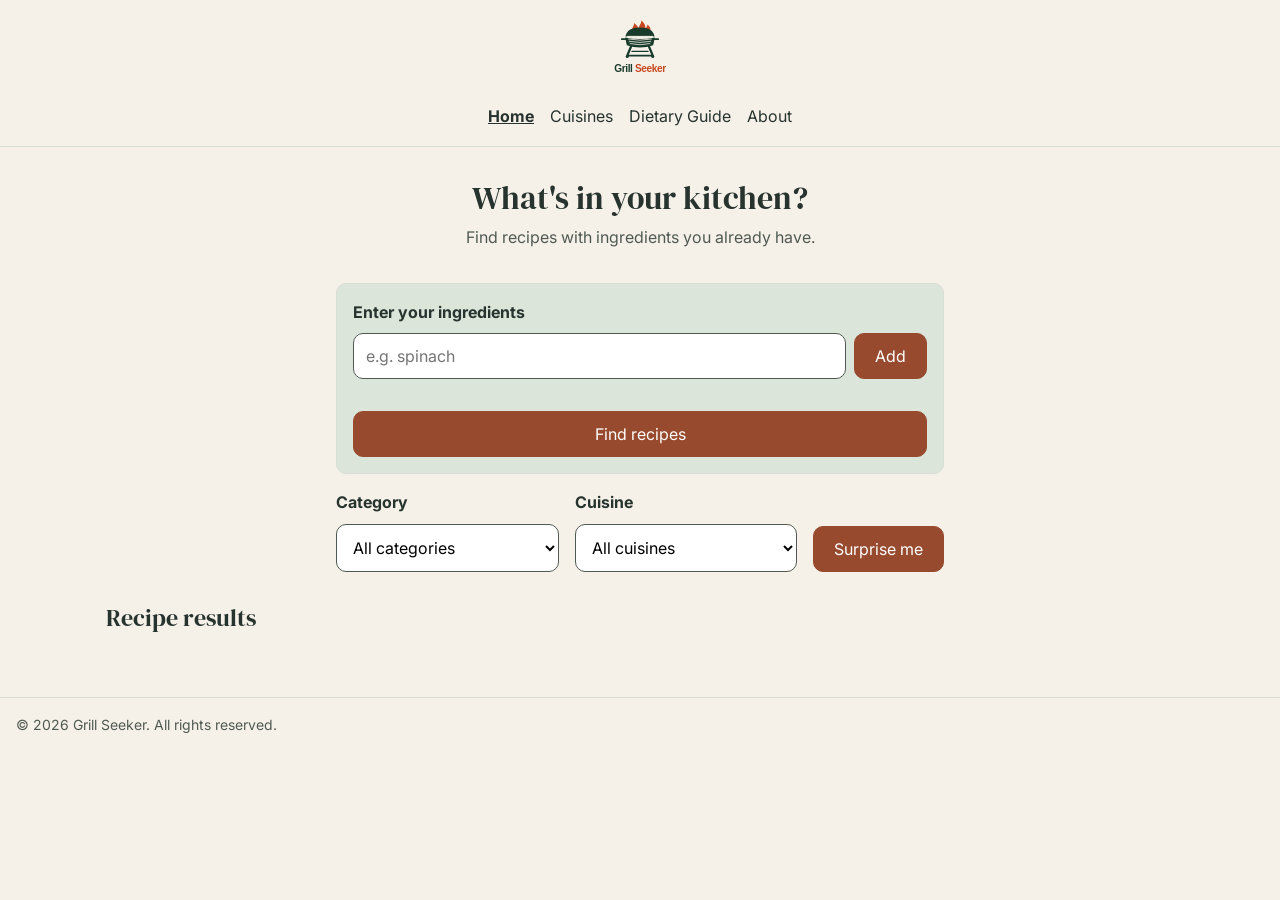
<file: index.html>
<!DOCTYPE html>
<html lang="en">
<head>
    <meta charset="UTF-8">
    <meta name="viewport" content="width=device-width, initial-scale=1.0">
    <meta name="description" content="Find recipes using the ingredients you already have.">
    <title>Grill Seeker | Find recipes from your ingredients</title>
    <link rel="preconnect" href="https://fonts.googleapis.com">
    <link rel="preconnect" href="https://fonts.gstatic.com" crossorigin>
    <link href="https://fonts.googleapis.com/css2?family=DM+Serif+Display&family=Inter:wght@400;700&display=swap" rel="stylesheet">
    <link rel="stylesheet" href="assets/css/style.css">
</head>
<body>

    <!-- HEADER: logo and main navigation -->
    <header class="site-header">
        <button class="menu-toggle" aria-expanded="false" aria-controls="main-nav">Menu</button>
        <a href="index.html" class="logo">
    <img src="assets/images/grill-seeker-logo.svg" alt="Grill Seeker - go to homepage">
</a>
        <nav id="main-nav" class="main-nav" aria-label="Main navigation">
            <ul>
                <li><a href="index.html" aria-current="page">Home</a></li>
                <li><a href="cuisines.html">Cuisines</a></li>
                <li><a href="dietary-guide.html">Dietary Guide</a></li>
                <li><a href="about.html">About</a></li>
            </ul>
        </nav>
    </header>

    <main>

        <!-- HERO: heading and short explanation -->
        <section class="hero">
            <h1>What's in your kitchen?</h1>
            <p>Find recipes with ingredients you already have.</p>
        </section>

        <!-- SEARCH: ingredient form -->
        <div class="search">
            <form id="ingredient-form" novalidate>
                <label for="ingredient-input">Enter your ingredients</label>
                <div class="input-row">
                    <input type="text" id="ingredient-input" placeholder="e.g. spinach">
                    <button type="submit">Add</button>
                </div>

                <!-- Error message for empty or invalid input -->
                <p id="ingredient-error" class="error-message" role="alert" hidden></p>

                <!-- Ingredient tags will be added here by JavaScript -->
                <ul id="ingredient-list" class="ingredient-list"></ul>

                <button type="button" id="find-recipes">Find recipes</button>
            </form>
        </div>

        <!-- FILTERS: category, cuisine and random recipe -->
        <div class="filters">
                        <div>
                <label for="category-filter">Category</label>
                <select id="category-filter">
                    <option value="">All categories</option>
                    <option value="main course">Main course</option>
                    <option value="side dish">Side dish</option>
                    <option value="appetizer">Starter</option>
                    <option value="soup">Soup</option>
                    <option value="salad">Salad</option>
                    <option value="breakfast">Breakfast</option>
                    <option value="snack">Snack</option>
                    <option value="dessert">Dessert</option>
                </select>
            </div>
            <div>
                <label for="cuisine-filter">Cuisine</label>
                <select id="cuisine-filter">
                    <option value="">All cuisines</option>
                    <option value="italian">Italian</option>
                    <option value="japanese">Japanese</option>
                    <option value="mexican">Mexican</option>
                    <option value="indian">Indian</option>
                    <option value="thai">Thai</option>
                    <option value="french">French</option>
                    <option value="chinese">Chinese</option>
                    <option value="greek">Greek</option>
                </select>
            </div>
            <button type="button" id="surprise-me">Surprise me</button>
        </div>

        <!-- RESULTS: recipe cards will be added here by JavaScript -->
        <section class="results">
            <h2>Recipe results</h2>
            <p id="results-status" role="status"></p>
            <div id="results-grid" class="results-grid"></div>
        </section>

    </main>

    <!-- FOOTER -->
    <footer class="site-footer">
        <p>&copy; 2026 Grill Seeker. All rights reserved.</p>
    </footer>

    <!-- JavaScript, linked at the bottom of the body -->
    <script src="assets/js/menu.js"></script>
    <script src="libraries/jquery-3.7.1.min.js"></script>
    <script src="assets/js/script.js"></script>

</body>
</html>
</file>
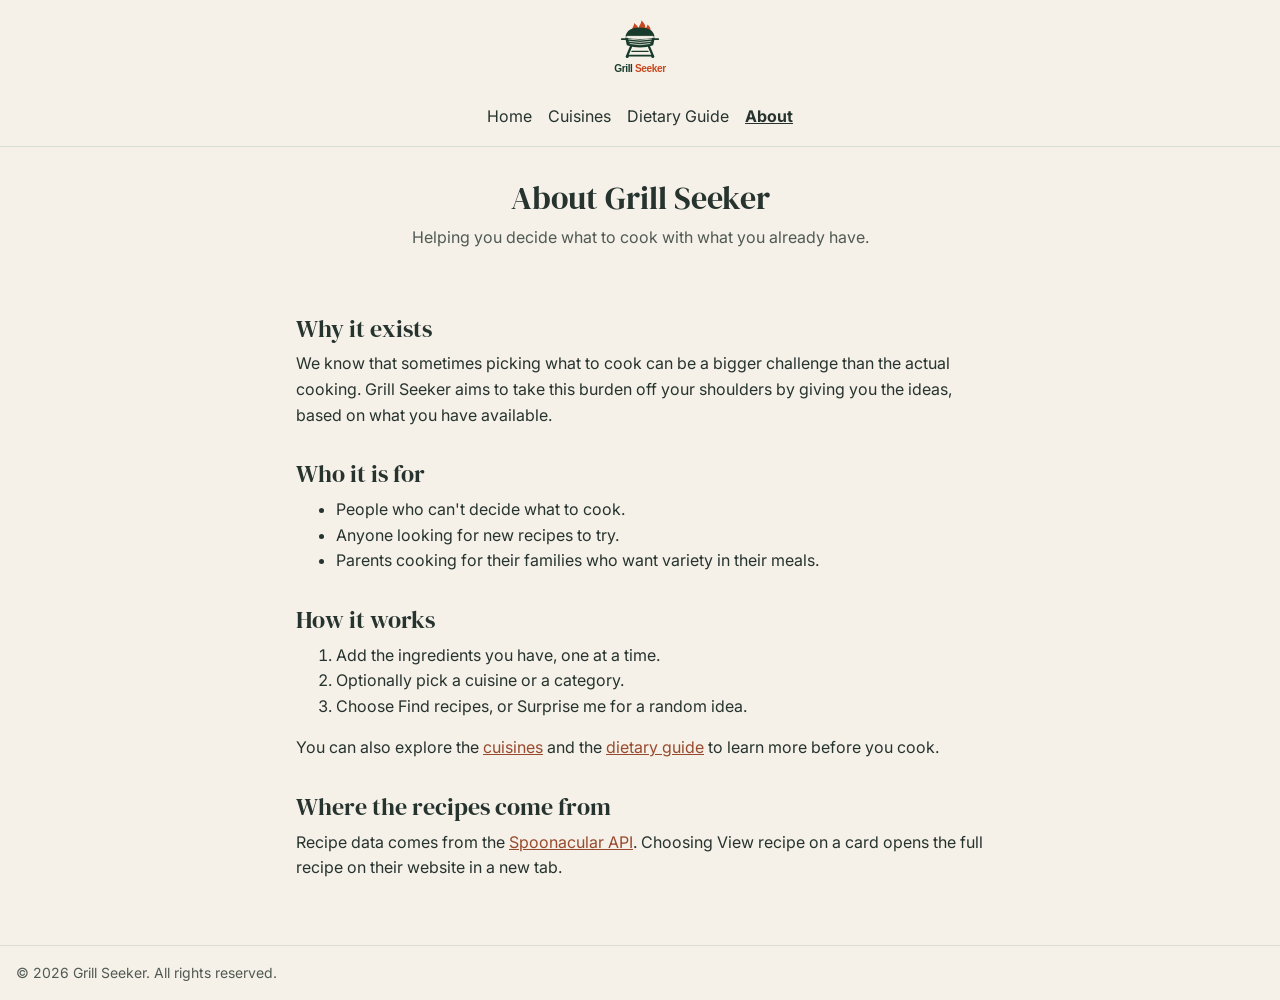
<file: about.html>
<!DOCTYPE html>
<html lang="en">
<head>
    <meta charset="UTF-8">
    <meta name="viewport" content="width=device-width, initial-scale=1.0">
    <meta name="description" content="Why Grill Seeker exists, who it is for and how it works.">
    <title>About | Grill Seeker</title>
    <link rel="preconnect" href="https://fonts.googleapis.com">
    <link rel="preconnect" href="https://fonts.gstatic.com" crossorigin>
    <link href="https://fonts.googleapis.com/css2?family=DM+Serif+Display&family=Inter:wght@400;700&display=swap" rel="stylesheet">
    <link rel="stylesheet" href="assets/css/style.css">
</head>
<body>

    <!-- HEADER: logo and main navigation -->
    <header class="site-header">
        <button class="menu-toggle" aria-expanded="false" aria-controls="main-nav">Menu</button>
        <a href="index.html" class="logo">
            <img src="assets/images/grill-seeker-logo.svg" alt="Grill Seeker - go to homepage">
        </a>
        <nav id="main-nav" class="main-nav" aria-label="Main navigation">
            <ul>
                <li><a href="index.html">Home</a></li>
                <li><a href="cuisines.html">Cuisines</a></li>
                <li><a href="dietary-guide.html">Dietary Guide</a></li>
                <li><a href="about.html" aria-current="page">About</a></li>
            </ul>
        </nav>
    </header>

    <main>

        <!-- HERO: heading and short explanation -->
        <section class="hero">
            <h1>About Grill Seeker</h1>
            <p>Helping you decide what to cook with what you already have.</p>
        </section>

        <!-- ABOUT: purpose, audience and how the site works -->
        <section class="about">

            <h2>Why it exists</h2>
            <p>We know that sometimes picking what to cook can be a bigger challenge than the actual cooking. Grill Seeker aims to take this burden off your shoulders by giving you the ideas, based on what you have available.</p>

            <h2>Who it is for</h2>
            <ul>
                <li>People who can't decide what to cook.</li>
                <li>Anyone looking for new recipes to try.</li>
                <li>Parents cooking for their families who want variety in their meals.</li>
            </ul>

            <h2>How it works</h2>
            <ol>
                <li>Add the ingredients you have, one at a time.</li>
                <li>Optionally pick a cuisine or a category.</li>
                <li>Choose Find recipes, or Surprise me for a random idea.</li>
            </ol>
            <p>You can also explore the <a href="cuisines.html">cuisines</a> and the <a href="dietary-guide.html">dietary guide</a> to learn more before you cook.</p>

            <h2>Where the recipes come from</h2>
            <p>Recipe data comes from the
                <a href="https://spoonacular.com/food-api" target="_blank" rel="noopener noreferrer" aria-label="Spoonacular API (opens in a new tab)">Spoonacular API</a>.
                Choosing View recipe on a card opens the full recipe on their website in a new tab.</p>

        </section>

    </main>

    <!-- FOOTER -->
    <footer class="site-footer">
        <p>&copy; 2026 Grill Seeker. All rights reserved.</p>
    </footer>

    <!-- JavaScript, linked at the bottom of the body -->
    <script src="assets/js/menu.js"></script>

</body>
</html>
</file>
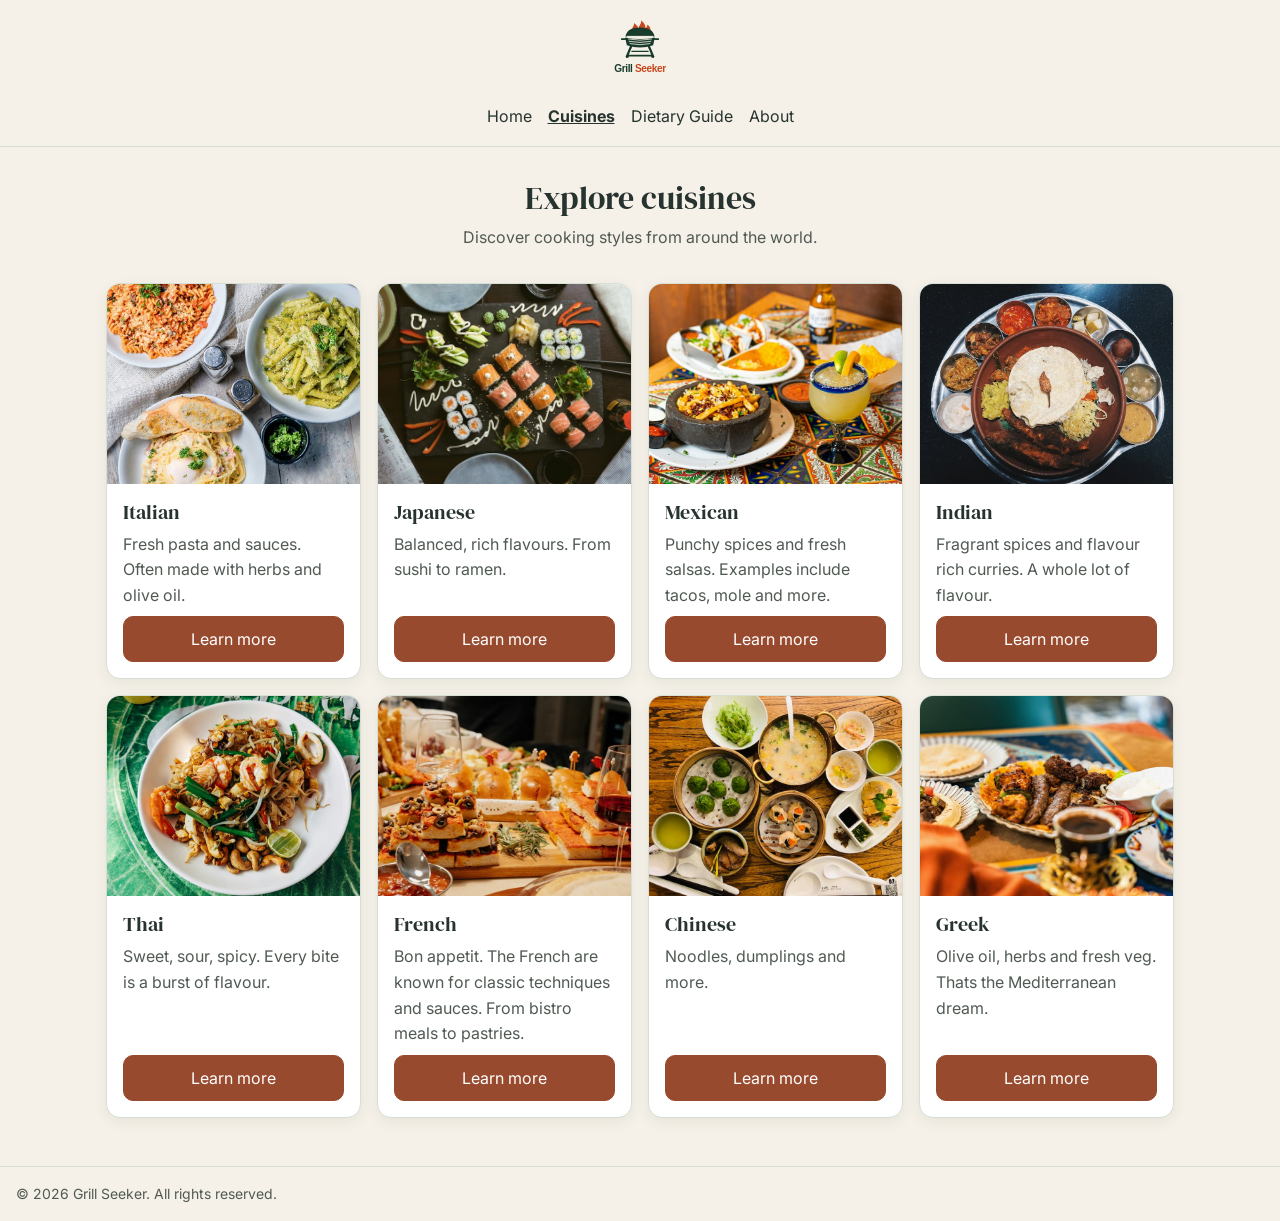
<file: cuisines.html>
<!DOCTYPE html>
<html lang="en">
<head>
    <meta charset="UTF-8">
    <meta name="viewport" content="width=device-width, initial-scale=1.0">
    <meta name="description" content="Explore cooking styles from around the world.">
    <title>Cuisines | Grill Seeker</title>
    <link rel="preconnect" href="https://fonts.googleapis.com">
    <link rel="preconnect" href="https://fonts.gstatic.com" crossorigin>
    <link href="https://fonts.googleapis.com/css2?family=DM+Serif+Display&family=Inter:wght@400;700&display=swap" rel="stylesheet">
    <link rel="stylesheet" href="assets/css/style.css">
</head>
<body>

    <!-- HEADER: logo and main navigation -->
    <header class="site-header">
        <button class="menu-toggle" aria-expanded="false" aria-controls="main-nav">Menu</button>
        <a href="index.html" class="logo">
            <img src="assets/images/grill-seeker-logo.svg" alt="Grill Seeker - go to homepage">
        </a>
        <nav id="main-nav" class="main-nav" aria-label="Main navigation">
            <ul>
                <li><a href="index.html">Home</a></li>
                <li><a href="cuisines.html" aria-current="page">Cuisines</a></li>
                <li><a href="dietary-guide.html">Dietary Guide</a></li>
                <li><a href="about.html">About</a></li>
            </ul>
        </nav>
    </header>

    <main>

        <!-- HERO: heading and short explanation -->
        <section class="hero">
            <h1>Explore cuisines</h1>
            <p>Discover cooking styles from around the world.</p>
        </section>

        <!-- CUISINES: cards will be added here -->
        <div class="cuisines">
            <div id="cuisine-grid" class="cuisine-grid"></div>
        </div>

    </main>


    <!-- CUISINE DETAIL: opens when a cuisine card is selected -->
    <dialog id="cuisine-dialog" class="cuisine-dialog" aria-labelledby="dialog-title">
        <button type="button" id="dialog-close" class="dialog-close" aria-label="Close">&times;</button>
        <h2 id="dialog-title">Cuisine</h2>
        <p id="dialog-overview"></p>
        <h3>Popular dishes</h3>
        <ul id="dialog-dishes"></ul>
        <a id="dialog-recipes-link" class="dialog-link" href="index.html">See recipes</a>
    </dialog>

    <!-- FOOTER -->
    <footer class="site-footer">
        <p>&copy; 2026 Grill Seeker. All rights reserved.</p>
    </footer>

    <!-- JavaScript, linked at the bottom of the body -->
    <script src="assets/js/menu.js"></script>
    <script src="assets/js/cuisines-data.js"></script>
    <script src="assets/js/cuisines.js"></script>

</body>
</html>
</file>
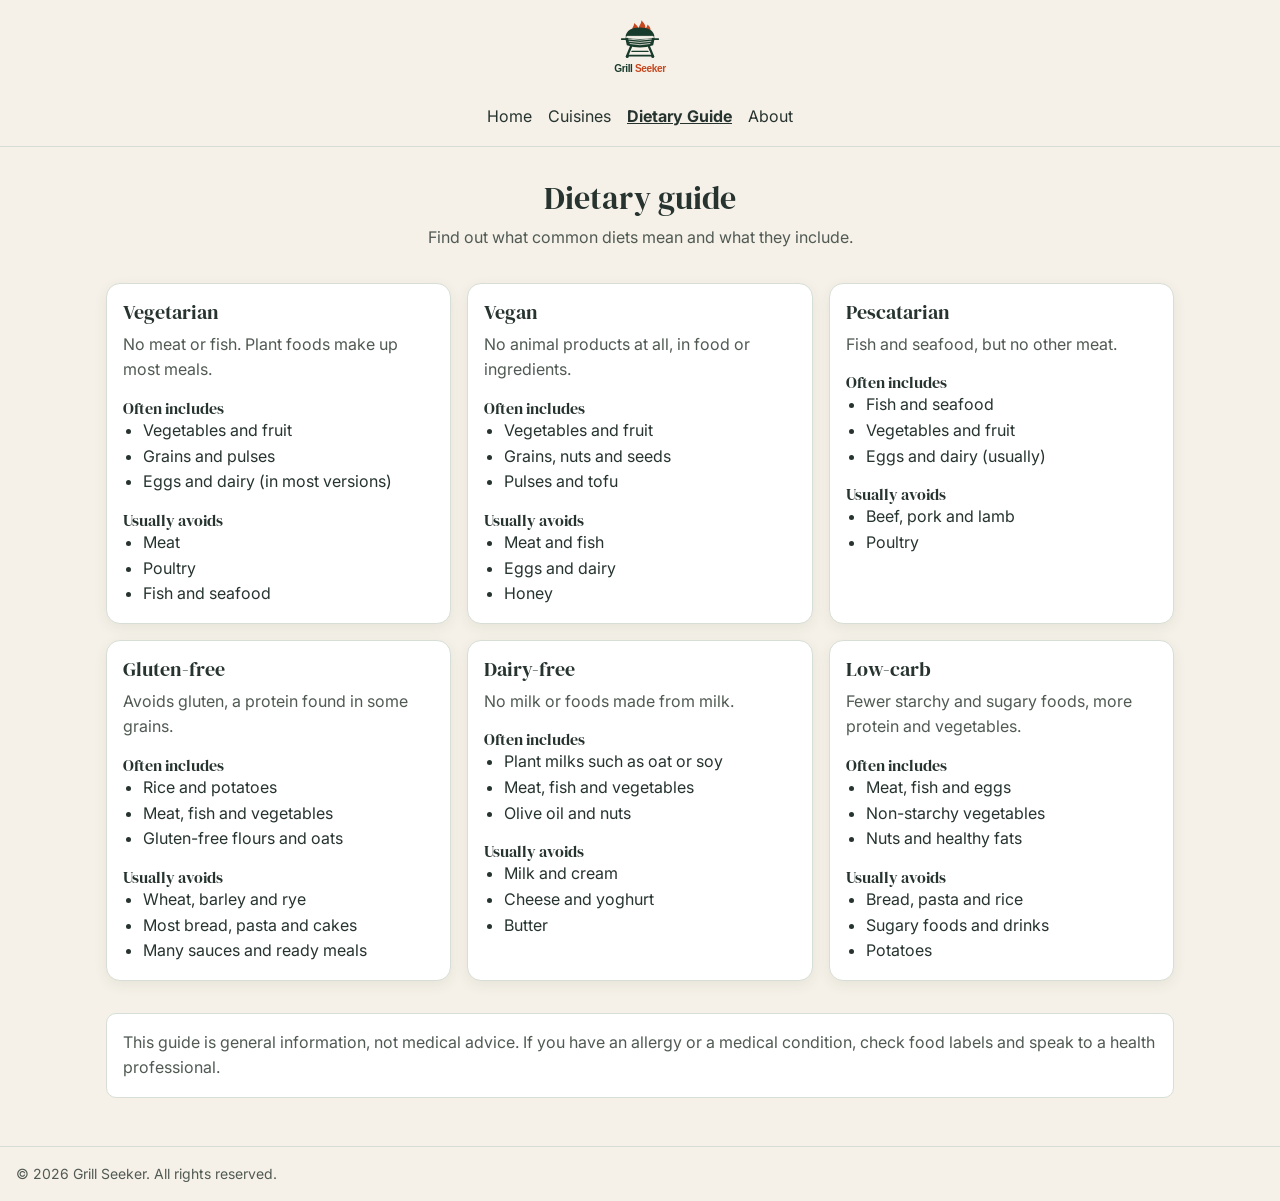
<file: dietary-guide.html>
<!DOCTYPE html>
<html lang="en">
<head>
    <meta charset="UTF-8">
    <meta name="viewport" content="width=device-width, initial-scale=1.0">
    <meta name="description" content="Learn what common diets mean and find recipe ideas for each.">
    <title>Dietary Guide | Grill Seeker</title>
    <link rel="preconnect" href="https://fonts.googleapis.com">
    <link rel="preconnect" href="https://fonts.gstatic.com" crossorigin>
    <link href="https://fonts.googleapis.com/css2?family=DM+Serif+Display&family=Inter:wght@400;700&display=swap" rel="stylesheet">
    <link rel="stylesheet" href="assets/css/style.css">
</head>
<body>

    <!-- HEADER: logo and main navigation -->
    <header class="site-header">
        <button class="menu-toggle" aria-expanded="false" aria-controls="main-nav">Menu</button>
        <a href="index.html" class="logo">
            <img src="assets/images/grill-seeker-logo.svg" alt="Grill Seeker - go to homepage">
        </a>
        <nav id="main-nav" class="main-nav" aria-label="Main navigation">
            <ul>
                <li><a href="index.html">Home</a></li>
                <li><a href="cuisines.html">Cuisines</a></li>
                <li><a href="dietary-guide.html" aria-current="page">Dietary Guide</a></li>
                <li><a href="about.html">About</a></li>
            </ul>
        </nav>
    </header>

    <main>

        <!-- HERO: heading and short explanation -->
        <section class="hero">
            <h1>Dietary guide</h1>
            <p>Find out what common diets mean and what they include.</p>
        </section>

        <!-- DIETS: cards are added here by JavaScript -->
        <section class="diets">
            <div id="diet-grid" class="diet-grid"></div>
        </section>

        <!-- Reminder that this is general information only -->
        <section class="notice">
            <p>This guide is general information, not medical advice. If you have an allergy or a medical condition, check food labels and speak to a health professional.</p>
        </section>

    </main>


    <!-- FOOTER -->
    <footer class="site-footer">
        <p>&copy; 2026 Grill Seeker. All rights reserved.</p>
    </footer>

    <!-- JavaScript, linked at the bottom of the body -->
    <script src="assets/js/menu.js"></script>
    <script src="assets/js/diets-data.js"></script>
    <script src="assets/js/diets.js"></script>

</body>
</html>
</file>
<file: assets/css/style.css>
/* ==========================================================================
   Grill Seeker - main stylesheet
   ========================================================================== */

/* ---------- Design tokens: colours, fonts and spacing in one place ---------- */
:root {
   /* BRAND COLOURS */
   --colour-primary: #315b46;
   --colour-primary-dark: #26332e;
   --colour-accent: #984a2e;
   --colour-accent-dark: #783921;

   /*text*/
   --colour-text: #26332e;
   --colour-text-light: #505a53;

   /*backgrounds*/
   --colour-background: #f5f1e8;
   --colour-surface: #ffffff;
   --colour-surface-alt: #dce5da;

   /*borders*/
   --colour-border: #d7ded5;

   /*status*/
   --colour-error: #b00020;
   --colour-success: #245c3a;

   /*fonts*/
   --font-main: 'inter', Arial, sans-serif;
   --font-heading: 'DM Serif Display', Georgia, serif;

   /*spacing*/
   --space-small: 0.5rem;
   --space-medium:1rem;
   --space-large: 2rem;
   --space-xl: 3rem;
   
   /*shapes*/
   --radius:10px;
   --radius-large: 14px;

   /*shadows*/
   --shadow-card: 0 4px 14px rgba(38, 51, 46, 0.07);
}

/* ---------- Base styles ---------- */
*,
*::before,
*::after {
    box-sizing: border-box;
}

body {
    margin: 0;
    font-family: var(--font-main);
    line-height: 1.6;
    color: var(--colour-text);
    background-color: var(--colour-background);
}

h1,
h2,
h3 {
    color: var(--colour-text);
    font-family: var(--font-heading);
    line-height: 1.2;
    font-weight: 400;
}

/* Clear keyboard focus outline for accessibility */
a:focus-visible,
button:focus-visible,
input:focus-visible,
select:focus-visible,
textarea:focus-visible {
    outline: 3px solid var(--colour-accent);
    outline-offset: 3px;
}

/* ---------- Header and navigation ---------- */
.site-header {
    padding: var(--space-medium);
    border-bottom: 1px solid var(--colour-border);
    text-align: center;
}

.logo {
    font-size: 1.5rem;
    font-weight: bold;
    color: var(--colour-text);
    text-decoration: none;
}

/* Logo image size */
.logo img {
    display: block;
    height: 80px;
    width: auto;
    margin: 0 auto;
}

.main-nav ul {
    display: flex;
    flex-wrap: wrap;
    justify-content: center;
    gap: var(--space-medium);
    margin: var(--space-small) 0 0;
    padding: 0;
    list-style: none;
}

.main-nav a {
    color: var(--colour-text);
    text-decoration: none;
}

.main-nav a:hover {
    text-decoration: underline;
}

/* Underline the page the user is currently on */
.main-nav a[aria-current="page"] {
    text-decoration: underline;
    font-weight: bold;
}

/* ---------- Mobile menu (collapsed until the Menu button is used) ---------- */
.site-header {
    position: relative;
}

.menu-toggle {
    position: absolute;
    top: var(--space-medium);
    left: var(--space-medium);
    padding: 0.5rem 0.75rem;
}

.main-nav {
    display: none;
}

.main-nav.is-open {
    display: block;
}

/* ---------- Hero ---------- */
.hero {
    padding: var(--space-large) var(--space-medium) var(--space-medium);
    text-align: center;
}

.hero h1 {
    margin: 0 0 var(--space-small);
    font-size: 2rem;
}

.hero p {
    margin: 0;
    color: var(--colour-text-light);
}

/* ---------- Ingredient search form ---------- */
.search {
    max-width: 640px;
    margin: 0 auto;
    padding: var(--space-medium);
}

.search form {
    padding: var(--space-medium);
    background-color: var(--colour-surface-alt);
    border: 1px solid var(--colour-border);
    border-radius: var(--radius);
}

label {
    display: block;
    margin-bottom: var(--space-small);
    font-weight: bold;
}

.input-row {
    display: flex;
    gap: var(--space-small);
}

input[type="text"],
select {
    width: 100%;
    padding: 0.75rem;
    font-size: 1rem;
    font-family: inherit;
    border: 1px solid var(--colour-text-light);
    border-radius: var(--radius);
    background-color: var(--colour-surface);
}

/* ---------- Buttons ---------- */
button {
    padding: 0.75rem 1.25rem;
    font-size: 1rem;
    font-family: inherit;
    cursor: pointer;
    border: 1px solid var(--colour-accent);
    border-radius: var(--radius);
    background-color: var(--colour-accent);
    color: var(--colour-surface);
}

button:hover {
    background-color: var(--colour-accent-dark);
    border-color: var(--colour-accent-dark);
}

#find-recipes {
    width: 100%;
    margin-top: var(--space-medium);
}

/* ---------- Messages ---------- */
.error-message {
    margin: var(--space-small) 0 0;
    color: var(--colour-error);
    font-weight: bold;
}

/* ---------- Ingredient tags (added by JavaScript) ---------- */
.ingredient-list {
    display: flex;
    flex-wrap: wrap;
    gap: var(--space-small);
    margin: var(--space-medium) 0 0;
    padding: 0;
    list-style: none;
}

.ingredient-tag {
    display: inline-flex;
    align-items: center;
    gap: var(--space-small);
    padding: 0.25rem 0.5rem;
    background-color: var(--colour-background);
    border: 1px solid var(--colour-border);
    border-radius: var(--radius);
}

/* Small remove (x) button inside each tag */
.ingredient-tag button {
    padding: 0 0.4rem;
    border: none;
    background: none;
    font-size: 1.25rem;
    line-height: 1;
    color: var(--colour-text);
}

/* ---------- Filters ---------- */
.filters {
    display: grid;
    gap: var(--space-medium);
    max-width: 640px;
    margin: 0 auto;
    padding: 0 var(--space-medium) var(--space-medium);
}

/* ---------- Results ---------- */
.results {
    max-width: 1100px;
    margin: 0 auto;
    padding: var(--space-medium);
}

.results h2 {
    margin: 0 0 var(--space-small);
}

#results-status {
    margin: 0 0 var(--space-medium);
    color: var(--colour-text-light);
}

/* One column on small screens; more columns are added in media queries */
.results-grid {
    display: grid;
    gap: var(--space-medium);
}

/* ---------- Recipe cards (created by JavaScript) ---------- */
.recipe-card {
    display: flex;
    flex-direction: column;
    background-color: var(--colour-surface);
    border: 1px solid var(--colour-border);
    border-radius: var(--radius-large);
    box-shadow: var(--shadow-card);
    overflow: hidden;
}

.recipe-card img {
    display: block;
    width: 100%;
    height: 200px;
    object-fit: cover;
    background-color: var(--colour-surface);
}

.recipe-card-body {
    display: flex;
    flex-direction: column;
    flex-grow: 1;
    gap: var(--space-small);
    padding: var(--space-medium);
}

.recipe-card h3 {
    margin: 0;
    font-size: 1.125rem;
}

/* Pushes the button to the bottom so all cards line up */
.recipe-card button {
    margin-top: auto;
}

/* "View recipe" link styled like a button */
.recipe-link {
    margin-top: auto;
    padding: 0.75rem 1.25rem;
    text-align: center;
    text-decoration: none;
    color: var(--colour-surface);
    background-color: var(--colour-accent);
    border: 1px solid var(--colour-accent);
    border-radius: var(--radius);
}

.recipe-link:hover {
    background-color: var(--colour-accent-dark);
    border-color: var(--colour-accent-dark);
}

/* ---------- Footer ---------- */
.site-footer {
    margin-top: var(--space-large);
    padding: var(--space-medium);
    border-top: 1px solid var(--colour-border);
    color: var(--colour-text-light);
    font-size: 0.875rem;
}

.site-footer p {
    margin: 0;
}

/* ---------- Cuisines page ---------- */
.cuisines {
    max-width: 1100px;
    margin: 0 auto;
    padding: var(--space-medium);
}

/* One column on small screens; more columns are added in media queries */
.cuisine-grid {
    display: grid;
    gap: var(--space-medium);
}

/* ---------- Cuisine cards (created by JavaScript) ---------- */
.cuisine-card {
    display: flex;
    flex-direction: column;
    background-color: var(--colour-surface);
    border: 1px solid var(--colour-border);
    border-radius: var(--radius-large);
    box-shadow: var(--shadow-card);
    overflow: hidden;
}

.cuisine-card img {
    display: block;
    width: 100%;
    height: 200px;
    object-fit: cover;
    background-color: var(--colour-surface);
}

.cuisine-card-body {
    display: flex;
    flex-direction: column;
    flex-grow: 1;
    gap: var(--space-small);
    padding: var(--space-medium);
}

.cuisine-card h2 {
    margin: 0;
    font-size: 1.25rem;
}

.cuisine-card p {
    margin: 0;
    color: var(--colour-text-light);
}

/* Pushes the Learn more button to the bottom so all cards line up */
.cuisine-card button {
    margin-top: auto;
}

/* ---------- Cuisine detail dialog ---------- */
.cuisine-dialog {
    width: min(90%, 480px);
    padding: var(--space-large) var(--space-medium) var(--space-medium);
    color: var(--colour-text);
    background-color: var(--colour-surface);
    border: 1px solid var(--colour-border);
    border-radius: var(--radius-large);
    box-shadow: 0 12px 36px rgba(38, 51, 46, 0.18);
}

/* Dims the page behind the dialog */
.cuisine-dialog::backdrop {
    background-color: rgba(0, 0, 0, 0.6);
}

.cuisine-dialog h2 {
    margin: 0 0 var(--space-small);
}

.cuisine-dialog h3 {
    margin: var(--space-medium) 0 var(--space-small);
    font-size: 1.125rem;
}

.cuisine-dialog ul {
    margin: 0;
    padding-left: 1.25rem;
}

/* Close button in the top right corner */
.dialog-close {
    position: absolute;
    top: var(--space-small);
    right: var(--space-small);
    padding: 0.25rem 0.75rem;
    font-size: 1.5rem;
    line-height: 1;
    color: var(--colour-text);
    background: none;
    border: none;
}
.dialog-close:hover {
    background: none;
    color: var(--colour-accent);
}


/* "See recipes" link styled like a button */
.dialog-link,
.home-link {
    display: inline-block;
    margin-top: var(--space-medium);
    padding: 0.75rem 1.25rem;
    color: var(--colour-surface);
    text-decoration: none;
    background-color: var(--colour-accent);
    border-radius: var(--radius);
}

.dialog-link:hover,
.home-link:hover {
    background-color: var(--colour-accent-dark);
}


/* ---------- Dietary guide page ---------- */
.diets {
    max-width: 1100px;
    margin: 0 auto;
    padding: var(--space-medium);
}

/* One column on small screens; more columns are added in media queries */
.diet-grid {
    display: grid;
    gap: var(--space-medium);
}


/* ---------- Diet cards (created by JavaScript) ---------- */
.diet-card {
    display: flex;
    flex-direction: column;
    gap: var(--space-small);
    padding: var(--space-medium);
    background-color: var(--colour-surface);
    border: 1px solid var(--colour-border);
    border-radius: var(--radius-large);
    box-shadow: var(--shadow-card);
}

.diet-card h2 {
    margin: 0;
    font-size: 1.25rem;
}

.diet-card h3 {
    margin: var(--space-small) 0 0;
    font-size: 1rem;
}

.diet-card p {
    margin: 0;
    color: var(--colour-text-light);
}

.diet-card ul {
    margin: 0;
    padding-left: 1.25rem;
}

/* Reminder that the guide is general information only */
.notice {
    max-width: 1100px;
    margin: 0 auto;
    padding: var(--space-medium);
}

.notice p {
    margin: 0;
    padding: var(--space-medium);
    color: var(--colour-text-light);
    background-color: var(--colour-surface);
    border: 1px solid var(--colour-border);
    border-radius: var(--radius);
}


/* ---------- About page ---------- */
.about {
    max-width: 720px;
    margin: 0 auto;
    padding: var(--space-medium);
}

.about h2 {
    margin: var(--space-large) 0 var(--space-small);
    font-size: 1.5rem;
}

.about p,
.about ul,
.about ol {
    margin: 0 0 var(--space-medium);
}

.about a {
    color: var(--colour-accent);
}

/* Subtle card interaction on mouse/trackpad devices */
@media (hover: hover) and (pointer: fine) {
    .recipe-card,
    .cuisine-card {
        transition: transform 0.2s ease, box-shadow 0.2s ease;
    }

    .recipe-card:hover,
    .cuisine-card:hover {
        transform: translateY(-3px);
        box-shadow: 0 8px 22px rgba(38, 51, 46, 0.12);
    }
}

/* Respect users who prefer reduced motion */
@media (prefers-reduced-motion: reduce) {
    *,
    *::before,
    *::after {
        scroll-behavior: auto !important;
        animation-duration: 0.01ms !important;
        animation-iteration-count: 1 !important;
        transition-duration: 0.01ms !important;
    }
}

/* ==========================================================================
   Tablet layout (768px and up)
   ========================================================================== */
@media (min-width: 768px) {

    /* Full navigation is always shown; the Menu button is not needed */
    .menu-toggle {
        display: none;
    }

    .main-nav {
        display: block;
    }

    /* Category, Cuisine and Surprise me sit on one row */
    .filters {
        grid-template-columns: 1fr 1fr auto;
        align-items: end;
    }

    /* Recipe cards in two columns */
    .results-grid {
        grid-template-columns: repeat(2, 1fr);
    }

    /* Cuisine cards in two columns */
    .cuisine-grid {
        grid-template-columns: repeat(2, 1fr);
    }

    /* Diet cards in two columns */
    .diet-grid {
        grid-template-columns: repeat(2, 1fr);
    }
}
/* ==========================================================================
   Desktop layout (1024px and up)
   ========================================================================== */
@media (min-width: 1024px) {

    /* Recipe cards in three columns */
    .results-grid {
        grid-template-columns: repeat(3, 1fr);
    }

    /* Cuisine cards in four columns */
    .cuisine-grid {
        grid-template-columns: repeat(4, 1fr);
    }

    /* Diet cards in three columns */
    .diet-grid {
        grid-template-columns: repeat(3, 1fr);
    }
}
</file>
